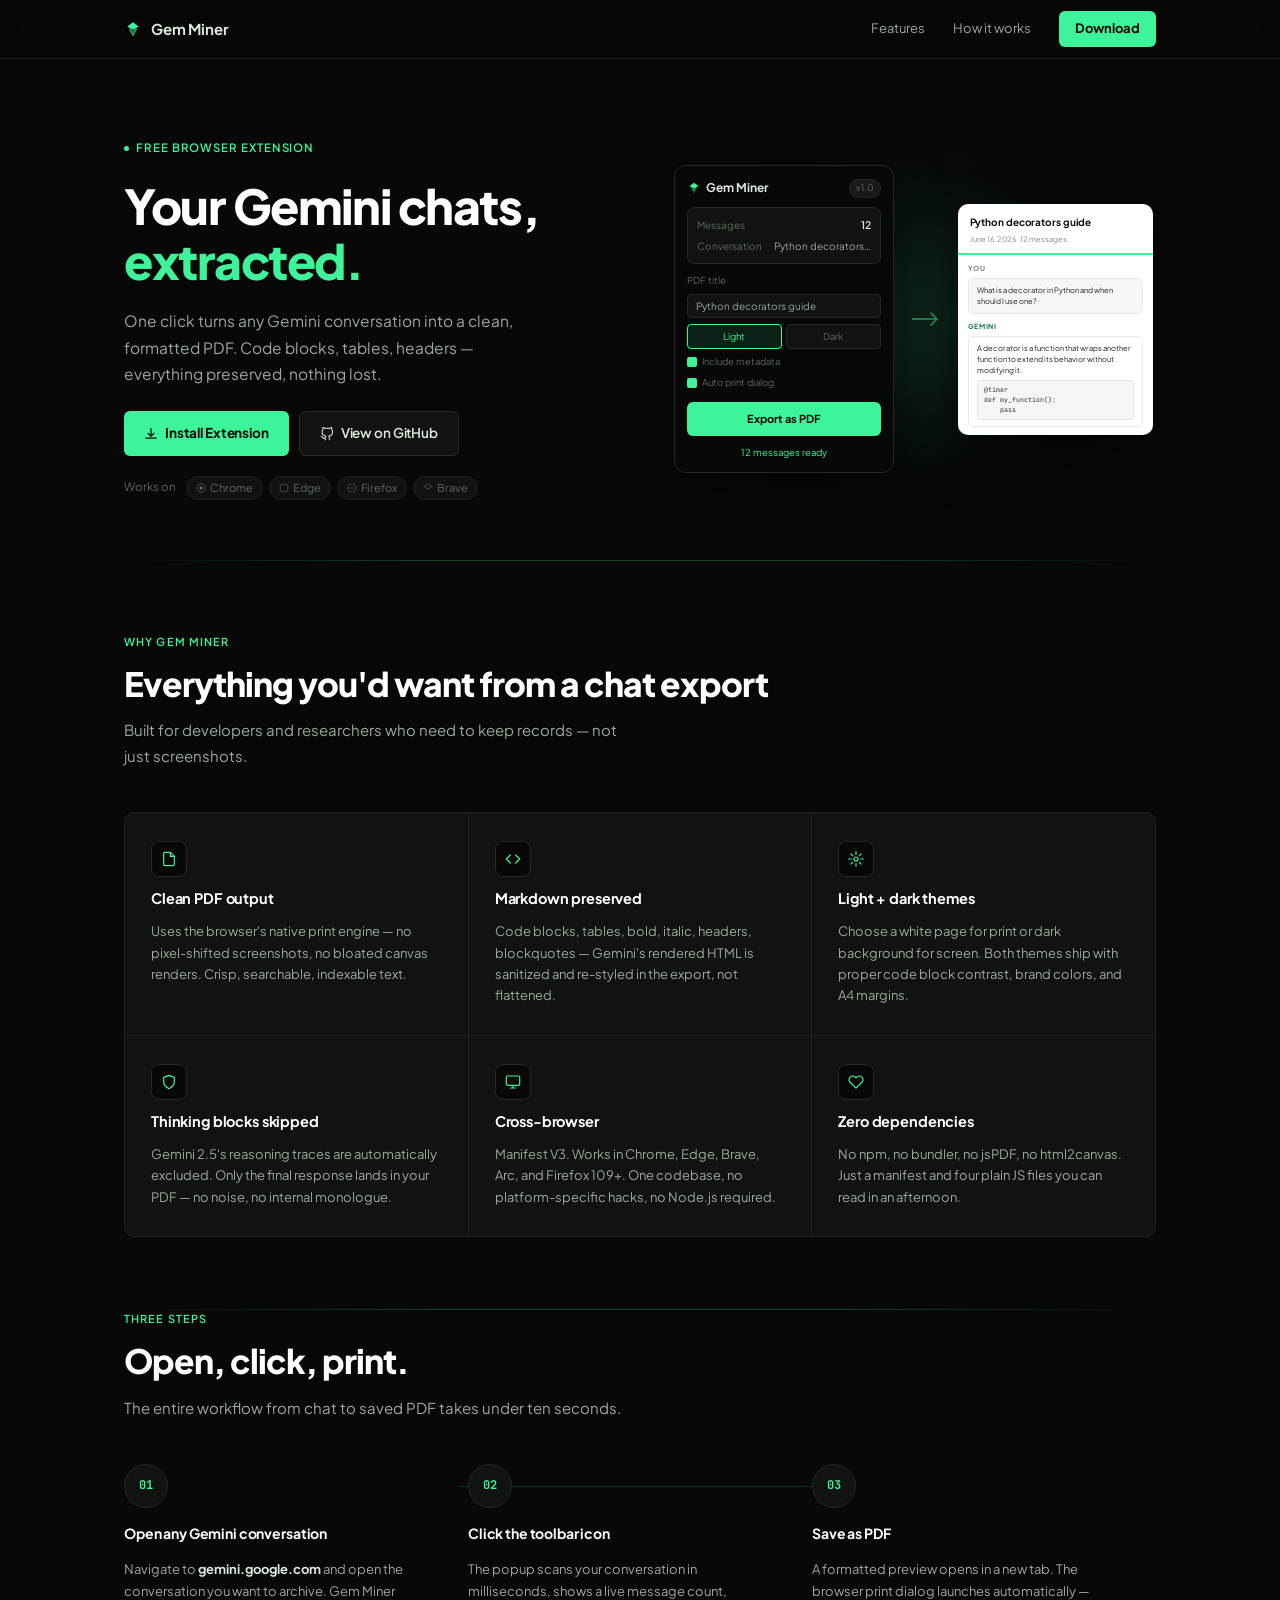
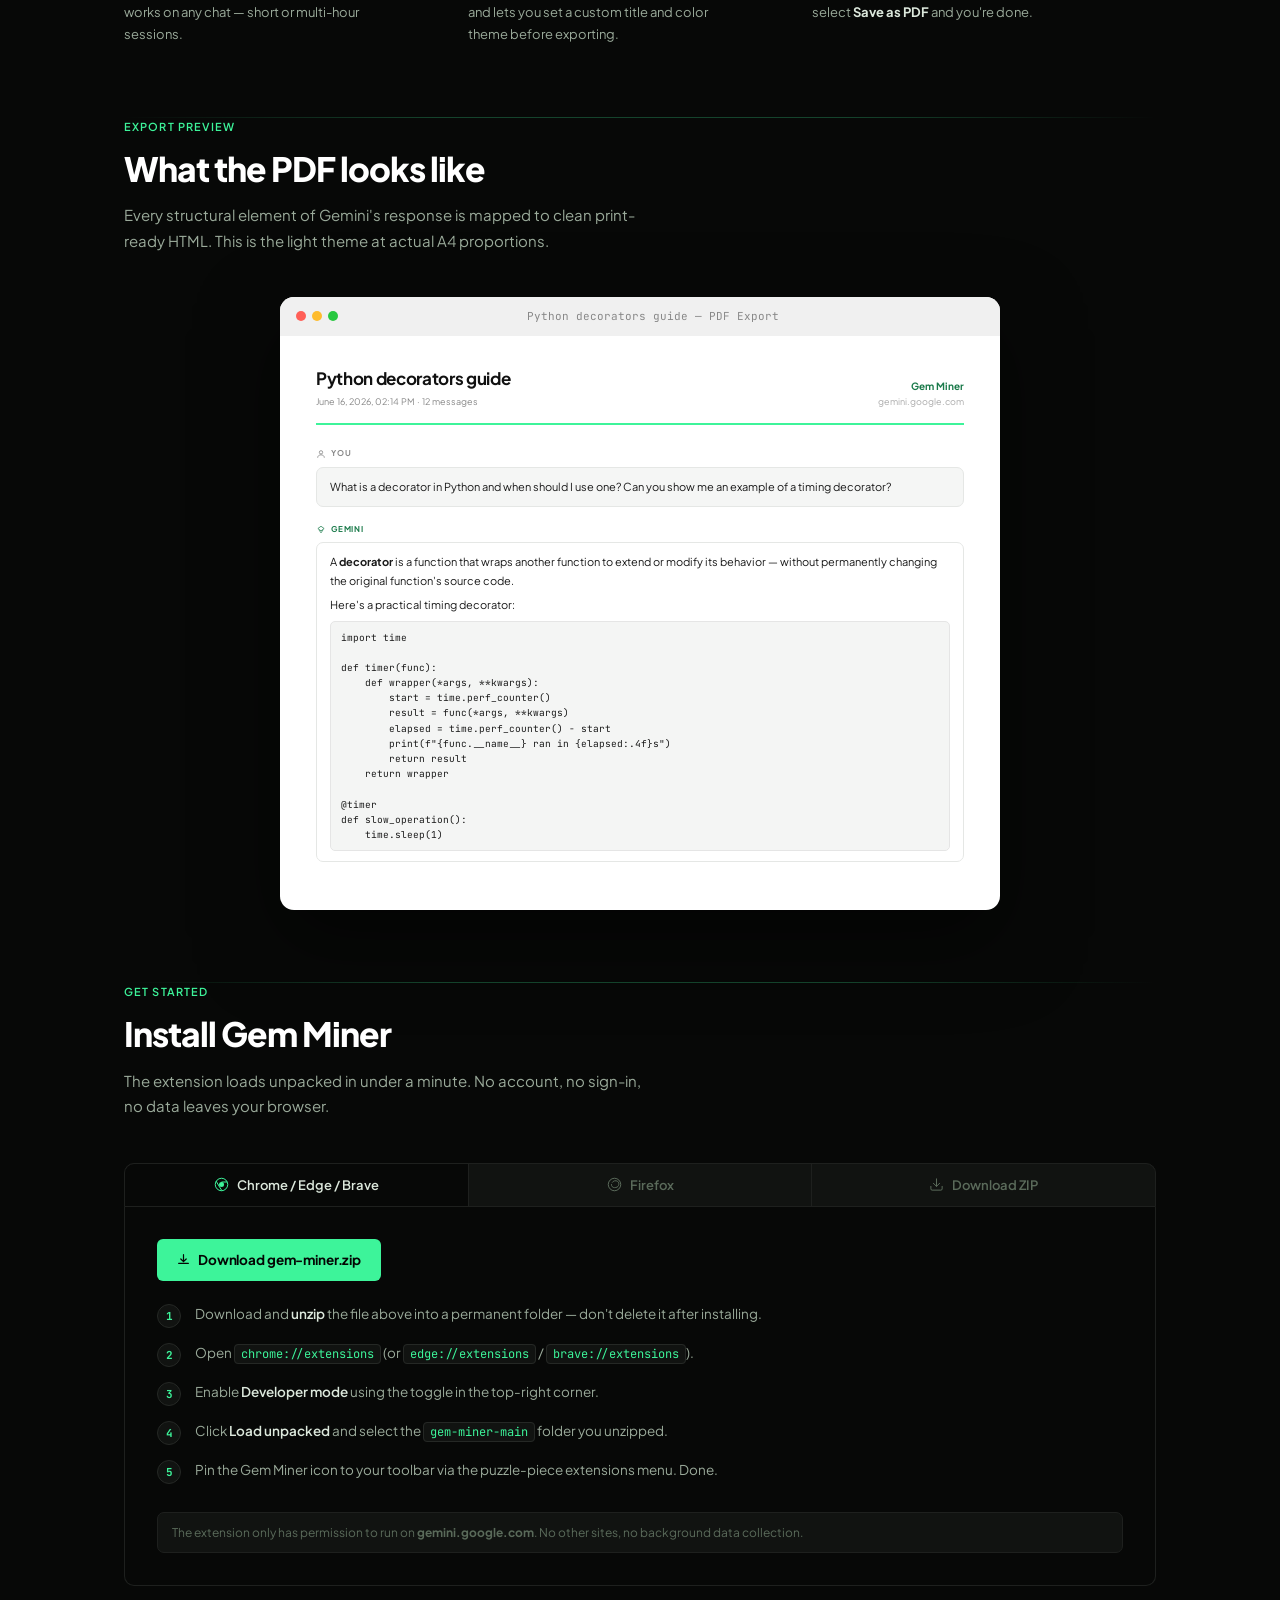
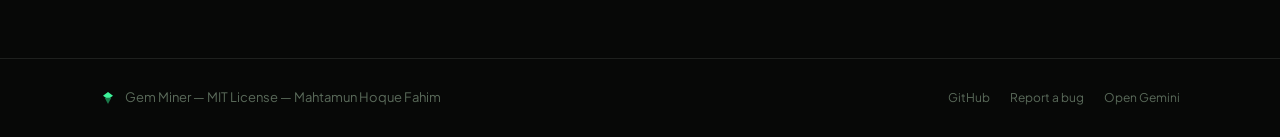
<file: docs/index.html>
<!DOCTYPE html>
<html lang="en">
<head>
<meta charset="UTF-8">
<meta name="viewport" content="width=device-width, initial-scale=1.0">
<title>Gem Miner &mdash; Export Gemini Chats as PDF</title>
<meta name="description" content="Export any Gemini AI conversation as a clean, formatted PDF with one click. Free browser extension for Chrome, Edge, and Firefox.">
<meta property="og:title"       content="Gem Miner &mdash; Export Gemini Chats as PDF">
<meta property="og:description" content="One click. Clean PDF. Every Gemini conversation, beautifully archived.">
<meta property="og:type"        content="website">
<link rel="preconnect" href="https://fonts.googleapis.com">
<link href="https://fonts.googleapis.com/css2?family=Plus+Jakarta+Sans:ital,wght@0,400;0,500;0,600;0,700;0,800;1,400&family=JetBrains+Mono:wght@400;500&display=swap" rel="stylesheet">

<style>
/* -- Tokens ------------------------------------------ */
:root {
  --bg:        #070807;
  --bg2:       #0c0e0c;
  --surface:   #111311;
  --surface2:  #181a18;
  --border:    #252825;
  --border2:   #1e201e;
  --mint:      #3DF49A;
  --mint-mid:  #1a9e5c;
  --mint-dark: #0f5c34;
  --mint-glow: rgba(61,244,154,.15);
  --text:      #dce8dc;
  --text-2:    #9aaa9a;
  --text-3:    #5a6a5a;
  --font:      'Plus Jakarta Sans', system-ui, sans-serif;
  --mono:      'JetBrains Mono', 'Courier New', monospace;
  --r:         10px;
  --r-sm:      6px;
}

/* -- Reset ------------------------------------------- */
*, *::before, *::after { box-sizing: border-box; margin: 0; padding: 0; }
html { scroll-behavior: smooth; }
body {
  background: var(--bg);
  color: var(--text);
  font-family: var(--font);
  font-size: 15px;
  line-height: 1.65;
  -webkit-font-smoothing: antialiased;
  overflow-x: hidden;
}
a { color: inherit; text-decoration: none; }
img { display: block; max-width: 100%; }

/* -- Nav --------------------------------------------- */
nav {
  position: sticky;
  top: 0;
  z-index: 100;
  border-bottom: 1px solid var(--border2);
  background: rgba(7,8,7,.85);
  backdrop-filter: blur(14px);
  -webkit-backdrop-filter: blur(14px);
}
.nav-inner {
  max-width: 1080px;
  margin: 0 auto;
  padding: 0 24px;
  height: 58px;
  display: flex;
  align-items: center;
  justify-content: space-between;
}
.nav-logo {
  display: flex;
  align-items: center;
  gap: 9px;
  font-weight: 700;
  font-size: 15px;
  letter-spacing: -.01em;
}
.nav-links {
  display: flex;
  align-items: center;
  gap: 28px;
}
.nav-links a {
  font-size: 13px;
  color: var(--text-2);
  transition: color .15s;
}
.nav-links a:hover { color: var(--text); }
.nav-cta {
  background: var(--mint) !important;
  color: #040604 !important;
  font-weight: 700;
  font-size: 13px !important;
  padding: 7px 16px;
  border-radius: var(--r-sm);
  transition: background .15s !important;
}
.nav-cta:hover { background: #5bfaad !important; }

/* -- Hero -------------------------------------------- */
#hero {
  max-width: 1080px;
  margin: 0 auto;
  padding: 80px 24px 60px;
  display: grid;
  grid-template-columns: 1fr 1fr;
  gap: 60px;
  align-items: center;
}
.hero-copy { display: flex; flex-direction: column; gap: 20px; }
.hero-eyebrow {
  display: inline-flex;
  align-items: center;
  gap: 7px;
  font-size: 11.5px;
  font-weight: 600;
  letter-spacing: .08em;
  text-transform: uppercase;
  color: var(--mint);
}
.hero-eyebrow-dot {
  width: 5px; height: 5px;
  background: var(--mint);
  border-radius: 50%;
  animation: pulse-dot 2s ease-in-out infinite;
}
@keyframes pulse-dot {
  0%,100%{ opacity:1; transform:scale(1); }
  50%    { opacity:.4; transform:scale(.7); }
}
.hero-h1 {
  font-size: clamp(2rem, 4vw, 3rem);
  font-weight: 800;
  line-height: 1.15;
  letter-spacing: -.03em;
  color: #fff;
}
.hero-h1 em {
  font-style: normal;
  color: var(--mint);
}
.hero-sub {
  font-size: 15.5px;
  color: var(--text-2);
  max-width: 420px;
  line-height: 1.7;
}
.hero-actions {
  display: flex;
  gap: 10px;
  flex-wrap: wrap;
  padding-top: 4px;
}
.btn-primary {
  display: inline-flex;
  align-items: center;
  gap: 7px;
  background: var(--mint);
  color: #040604;
  font-family: var(--font);
  font-weight: 700;
  font-size: 13.5px;
  padding: 10px 20px;
  border-radius: var(--r-sm);
  border: none;
  cursor: pointer;
  transition: background .15s, transform .1s;
  letter-spacing: -.01em;
}
.btn-primary:hover  { background: #5bfaad; }
.btn-primary:active { transform: scale(.97); }
.btn-secondary {
  display: inline-flex;
  align-items: center;
  gap: 7px;
  background: var(--surface);
  color: var(--text);
  font-family: var(--font);
  font-weight: 600;
  font-size: 13.5px;
  padding: 10px 20px;
  border-radius: var(--r-sm);
  border: 1px solid var(--border);
  cursor: pointer;
  transition: border-color .15s, background .15s;
  letter-spacing: -.01em;
}
.btn-secondary:hover { border-color: var(--text-2); background: var(--surface2); }
.hero-browsers {
  display: flex;
  align-items: center;
  gap: 10px;
  font-size: 11.5px;
  color: var(--text-3);
}
.browser-chips {
  display: flex;
  gap: 6px;
}
.chip {
  display: inline-flex;
  align-items: center;
  gap: 4px;
  font-size: 11px;
  color: var(--text-3);
  background: var(--surface);
  border: 1px solid var(--border2);
  border-radius: 20px;
  padding: 2px 9px;
}

/* -- Popup mockup ------------------------------------ */
.hero-visual {
  display: flex;
  align-items: center;
  justify-content: center;
  gap: 18px;
  position: relative;
}
.mock-glow {
  position: absolute;
  width: 200px;
  height: 200px;
  background: var(--mint-glow);
  filter: blur(60px);
  border-radius: 50%;
  pointer-events: none;
  z-index: 0;
}
/* Extension popup */
.mock-popup {
  width: 220px;
  background: var(--bg);
  border: 1px solid var(--border);
  border-radius: 12px;
  padding: 12px;
  display: flex;
  flex-direction: column;
  gap: 9px;
  position: relative;
  z-index: 1;
  box-shadow: 0 20px 50px rgba(0,0,0,.5);
}
.mp-header {
  display: flex;
  align-items: center;
  justify-content: space-between;
}
.mp-logo {
  display: flex;
  align-items: center;
  gap: 5px;
  font-size: 12px;
  font-weight: 700;
}
.mp-badge {
  font-size: 9px;
  color: var(--text-3);
  background: var(--surface2);
  border: 1px solid var(--border);
  padding: 1px 6px;
  border-radius: 20px;
}
.mp-card {
  background: var(--surface);
  border: 1px solid var(--border);
  border-radius: 7px;
  padding: 8px 9px;
  display: flex;
  flex-direction: column;
  gap: 5px;
}
.mp-row {
  display: flex;
  justify-content: space-between;
  align-items: center;
  gap: 4px;
}
.mp-label { font-size: 10px; color: var(--text-3); }
.mp-val   { font-size: 10.5px; font-weight: 600; color: var(--text); }
.mp-trunc { font-size: 10px; color: var(--text-2); max-width: 100px; overflow: hidden; text-overflow: ellipsis; white-space: nowrap; }
.mp-field-label { font-size: 9.5px; color: var(--text-3); margin-bottom: 3px; }
.mp-input {
  background: var(--surface);
  border: 1px solid var(--border);
  border-radius: 5px;
  padding: 5px 8px;
  font-size: 10px;
  color: var(--text-2);
  font-family: var(--font);
  width: 100%;
}
.mp-theme-row { display: flex; gap: 4px; margin-top: 6px; }
.mp-theme-btn {
  flex: 1;
  font-size: 9.5px;
  font-family: var(--font);
  padding: 4px 0;
  border-radius: 4px;
  cursor: default;
  border: 1px solid var(--border);
  background: var(--surface);
  color: var(--text-3);
  text-align: center;
}
.mp-theme-btn.active {
  border-color: var(--mint);
  background: rgba(61,244,154,.1);
  color: var(--mint);
}
.mp-check {
  display: flex;
  align-items: center;
  gap: 5px;
  font-size: 9.5px;
  color: var(--text-3);
  margin-top: 5px;
}
.mp-check-box {
  width: 10px; height: 10px;
  border-radius: 2px;
  background: var(--mint);
  flex-shrink: 0;
}
.mp-export {
  background: var(--mint);
  color: #040604;
  font-size: 11px;
  font-weight: 700;
  font-family: var(--font);
  text-align: center;
  padding: 8px;
  border-radius: 6px;
  margin-top: 2px;
}
.mp-status {
  font-size: 9.5px;
  color: var(--mint);
  text-align: center;
}

/* Arrow between popup and PDF */
.mock-arrow {
  display: flex;
  align-items: center;
  z-index: 1;
  color: var(--mint);
  opacity: .6;
}

/* PDF preview */
.mock-pdf {
  width: 195px;
  background: #fff;
  border-radius: 10px;
  overflow: hidden;
  box-shadow: 0 20px 50px rgba(0,0,0,.5);
  position: relative;
  z-index: 1;
}
.pdf-header {
  padding: 10px 12px 8px;
  border-bottom: 2.5px solid var(--mint);
}
.pdf-title { font-size: 10px; font-weight: 700; color: #111; letter-spacing: -.01em; }
.pdf-sub   { font-size: 7.5px; color: #888; margin-top: 2px; }
.pdf-msgs  { padding: 8px 10px; display: flex; flex-direction: column; gap: 7px; }
.pdf-role  { font-size: 7px; font-weight: 700; letter-spacing: .1em; text-transform: uppercase; margin-bottom: 3px; }
.pdf-role.user  { color: #777; }
.pdf-role.model { color: #1a7a4a; }
.pdf-bubble {
  border-radius: 5px;
  padding: 6px 8px;
  font-size: 7.5px;
  line-height: 1.5;
  color: #222;
  border: 1px solid #e8e8e8;
}
.pdf-bubble.user  { background: #f5f6f5; }
.pdf-bubble.model { background: #fff; }
.pdf-code {
  background: #f4f5f4;
  border-radius: 3px;
  padding: 4px 6px;
  font-family: var(--mono);
  font-size: 6.5px;
  color: #333;
  margin-top: 4px;
  border: 1px solid #e5e5e5;
}

/* -- Vein divider ----------------------------------- */
.vein {
  max-width: 1080px;
  margin: 0 auto 0;
  padding: 0 24px;
}
.vein-line {
  height: 1px;
  background: linear-gradient(90deg, transparent, var(--mint) 30%, var(--mint) 70%, transparent);
  opacity: .25;
}

/* -- Section shared --------------------------------- */
section {
  max-width: 1080px;
  margin: 0 auto;
  padding: 72px 24px;
}
.section-eyebrow {
  font-size: 11px;
  font-weight: 600;
  letter-spacing: .1em;
  text-transform: uppercase;
  color: var(--mint);
  margin-bottom: 12px;
}
.section-h2 {
  font-size: clamp(1.5rem, 3vw, 2.1rem);
  font-weight: 800;
  letter-spacing: -.03em;
  line-height: 1.2;
  color: #fff;
  margin-bottom: 14px;
}
.section-sub {
  font-size: 15px;
  color: var(--text-2);
  max-width: 520px;
  line-height: 1.7;
  margin-bottom: 44px;
}

/* -- Features --------------------------------------- */
.features-grid {
  display: grid;
  grid-template-columns: repeat(3, 1fr);
  gap: 1px;
  background: var(--border2);
  border: 1px solid var(--border2);
  border-radius: var(--r);
  overflow: hidden;
}
.feat {
  background: var(--surface);
  padding: 28px 26px;
  display: flex;
  flex-direction: column;
  gap: 10px;
  transition: background .2s;
}
.feat:hover { background: var(--surface2); }
.feat-icon {
  width: 36px;
  height: 36px;
  background: var(--bg);
  border: 1px solid var(--border);
  border-radius: 8px;
  display: flex;
  align-items: center;
  justify-content: center;
  color: var(--mint);
}
.feat-title {
  font-size: 14.5px;
  font-weight: 700;
  color: #fff;
  letter-spacing: -.01em;
}
.feat-desc { font-size: 13px; color: var(--text-2); line-height: 1.65; }

/* -- How it works ----------------------------------- */
#how { padding-top: 0; }
.steps {
  display: grid;
  grid-template-columns: repeat(3, 1fr);
  gap: 0;
  position: relative;
}
.steps::before {
  content: '';
  position: absolute;
  top: 22px;
  left: calc(33.33% - 10px);
  right: calc(33.33% - 10px);
  height: 1px;
  background: linear-gradient(90deg, var(--mint-dark), var(--mint-dark));
  opacity: .5;
}
.step { padding: 0 20px 0 0; display: flex; flex-direction: column; gap: 14px; }
.step:last-child { padding-right: 0; }
.step-num {
  width: 44px;
  height: 44px;
  border-radius: 50%;
  background: var(--surface);
  border: 1px solid var(--border);
  display: flex;
  align-items: center;
  justify-content: center;
  font-size: 12px;
  font-weight: 700;
  color: var(--mint);
  font-family: var(--mono);
  position: relative;
  z-index: 1;
}
.step-title { font-size: 14px; font-weight: 700; color: #fff; letter-spacing: -.01em; }
.step-desc  { font-size: 13px; color: var(--text-2); line-height: 1.65; max-width: 280px; }

/* -- PDF showcase ----------------------------------- */
#showcase { padding-top: 0; }
.showcase-window {
  background: #fff;
  border-radius: 14px;
  overflow: hidden;
  box-shadow: 0 30px 80px rgba(0,0,0,.5);
  max-width: 720px;
  margin: 0 auto;
}
.sw-bar {
  background: #f0f0f0;
  padding: 10px 16px;
  display: flex;
  align-items: center;
  gap: 6px;
}
.sw-dot {
  width: 10px;
  height: 10px;
  border-radius: 50%;
}
.sw-dot:nth-child(1) { background: #ff5f57; }
.sw-dot:nth-child(2) { background: #febc2e; }
.sw-dot:nth-child(3) { background: #28c840; }
.sw-title {
  flex: 1;
  text-align: center;
  font-size: 11px;
  color: #888;
  font-family: var(--mono);
  margin-right: 22px;
}
.sw-content {
  padding: 28px 36px 32px;
}
.sw-doc-header {
  display: flex;
  justify-content: space-between;
  align-items: flex-end;
  padding-bottom: 14px;
  border-bottom: 2.5px solid #3DF49A;
  margin-bottom: 22px;
}
.sw-doc-title { font-size: 17px; font-weight: 700; color: #111; letter-spacing: -.02em; }
.sw-doc-sub   { font-size: 9px; color: #888; margin-top: 3px; }
.sw-brand     { font-size: 9px; color: #aaa; text-align: right; }
.sw-brand strong { color: #1a7a4a; display: block; font-size: 10px; }
.sw-msg { margin-bottom: 16px; }
.sw-role {
  font-size: 8px;
  font-weight: 700;
  letter-spacing: .1em;
  text-transform: uppercase;
  margin-bottom: 6px;
  display: flex;
  align-items: center;
  gap: 5px;
}
.sw-role.user  { color: #888; }
.sw-role.model { color: #1a7a4a; }
.sw-bubble {
  border-radius: 7px;
  padding: 10px 13px;
  font-size: 11px;
  line-height: 1.7;
  color: #1a1a1a;
  border: 1px solid #e5e7e5;
}
.sw-bubble.user  { background: #f5f6f5; }
.sw-bubble.model { background: #fff; }
.sw-bubble p { margin-bottom: 5px; }
.sw-bubble p:last-child { margin-bottom: 0; }
.sw-bubble strong { font-weight: 700; }
.sw-codeblock {
  background: #f4f5f4;
  border-radius: 5px;
  padding: 8px 10px;
  font-family: var(--mono);
  font-size: 9.5px;
  color: #1a1a1a;
  margin-top: 6px;
  border: 1px solid #e5e5e5;
  line-height: 1.6;
}

/* -- Install section -------------------------------- */
#install {
  padding-top: 0;
}
.install-tabs {
  display: flex;
  gap: 1px;
  background: var(--border2);
  border: 1px solid var(--border2);
  border-radius: 10px 10px 0 0;
  overflow: hidden;
}
.tab-btn {
  flex: 1;
  display: flex;
  align-items: center;
  justify-content: center;
  gap: 8px;
  padding: 13px 16px;
  background: var(--surface);
  font-family: var(--font);
  font-size: 13px;
  font-weight: 600;
  color: var(--text-3);
  border: none;
  cursor: pointer;
  transition: background .15s, color .15s;
}
.tab-btn:hover { background: var(--surface2); color: var(--text-2); }
.tab-btn.active {
  background: var(--bg);
  color: var(--text);
}
.tab-btn.active svg { color: var(--mint); }
.install-body {
  background: var(--bg);
  border: 1px solid var(--border2);
  border-top: none;
  border-radius: 0 0 10px 10px;
  padding: 32px;
}
.tab-panel { display: none; }
.tab-panel.active { display: block; }
.install-steps {
  display: flex;
  flex-direction: column;
  gap: 14px;
  margin-bottom: 28px;
}
.is-step {
  display: flex;
  gap: 14px;
  align-items: flex-start;
}
.is-num {
  width: 24px;
  height: 24px;
  border-radius: 50%;
  border: 1px solid var(--border);
  background: var(--surface);
  font-size: 11px;
  font-weight: 700;
  color: var(--mint);
  display: flex;
  align-items: center;
  justify-content: center;
  flex-shrink: 0;
  font-family: var(--mono);
  margin-top: 1px;
}
.is-text { font-size: 13.5px; color: var(--text-2); line-height: 1.65; }
.is-text strong { color: var(--text); font-weight: 600; }
.is-text code {
  font-family: var(--mono);
  font-size: 12px;
  background: var(--surface);
  border: 1px solid var(--border);
  padding: 1px 6px;
  border-radius: 4px;
  color: var(--mint);
}
.install-note {
  font-size: 12px;
  color: var(--text-3);
  background: var(--surface);
  border: 1px solid var(--border2);
  border-radius: 7px;
  padding: 10px 14px;
  line-height: 1.6;
}
.install-note a {
  color: var(--mint);
  text-decoration: underline;
}
.dl-btn {
  display: inline-flex;
  align-items: center;
  gap: 8px;
  margin-bottom: 22px;
}

/* -- Footer ----------------------------------------- */
footer {
  border-top: 1px solid var(--border2);
  padding: 28px 24px;
}
.footer-inner {
  max-width: 1080px;
  margin: 0 auto;
  display: flex;
  align-items: center;
  justify-content: space-between;
  gap: 16px;
  flex-wrap: wrap;
}
.footer-left {
  display: flex;
  align-items: center;
  gap: 9px;
  font-size: 13px;
  color: var(--text-3);
}
.footer-links {
  display: flex;
  gap: 20px;
}
.footer-links a {
  font-size: 12px;
  color: var(--text-3);
  transition: color .15s;
}
.footer-links a:hover { color: var(--text-2); }

/* -- Scroll reveal ---------------------------------- */
.reveal {
  opacity: 0;
  transform: translateY(22px);
  transition: opacity .55s ease, transform .55s ease;
}
.reveal.visible {
  opacity: 1;
  transform: translateY(0);
}

/* -- Responsive ------------------------------------- */
@media (max-width: 860px) {
  #hero {
    grid-template-columns: 1fr;
    padding: 52px 20px 40px;
    gap: 40px;
  }
  .hero-visual { justify-content: flex-start; }
  .features-grid { grid-template-columns: 1fr; }
  .steps { grid-template-columns: 1fr; gap: 32px; }
  .steps::before { display: none; }
  .install-tabs { flex-direction: column; border-radius: 10px 10px 0 0; }
  .nav-links { gap: 14px; }
  .sw-content { padding: 18px 20px 22px; }
}
@media (max-width: 560px) {
  .nav-links a:not(.nav-cta) { display: none; }
  .hero-actions { flex-direction: column; }
  .btn-primary, .btn-secondary { justify-content: center; }
  .mock-pdf { display: none; }
  .mock-arrow { display: none; }
}
@media (prefers-reduced-motion: reduce) {
  .reveal, .hero-eyebrow-dot { transition: none; animation: none; }
}
</style>
</head>
<body>

<!-- == Nav ========================================== -->
<nav>
  <div class="nav-inner">
    <a href="#" class="nav-logo">
      <svg width="18" height="18" viewBox="0 0 24 24" fill="none">
        <path d="M12 3L4.5 8.5L12 14L19.5 8.5L12 3Z" fill="#3DF49A"/>
        <path d="M7 11.5L12 21L17 11.5" fill="#1a7a4a"/>
        <path d="M7 11.5L12 21L17 11.5" stroke="#3DF49A" stroke-width=".8" stroke-linejoin="round"/>
      </svg>
      Gem Miner
    </a>
    <div class="nav-links">
      <a href="#features">Features</a>
      <a href="#how">How it works</a>
      <a href="#install" class="nav-cta">Download</a>
    </div>
  </div>
</nav>

<!-- == Hero ========================================= -->
<section id="hero">
  <div class="hero-copy">
    <div class="hero-eyebrow">
      <span class="hero-eyebrow-dot"></span>
      Free browser extension
    </div>
    <h1 class="hero-h1">Your Gemini chats,<br><em>extracted.</em></h1>
    <p class="hero-sub">
      One click turns any Gemini conversation into a clean, formatted PDF. Code blocks, tables, headers &mdash; everything preserved, nothing lost.
    </p>
    <div class="hero-actions">
      <a href="#install" class="btn-primary">
        <svg width="14" height="14" viewBox="0 0 24 24" fill="none">
          <path d="M12 3v13M12 16l-5-5M12 16l5-5" stroke="currentColor" stroke-width="2.2" stroke-linecap="round" stroke-linejoin="round"/>
          <path d="M3 19h18" stroke="currentColor" stroke-width="2.2" stroke-linecap="round"/>
        </svg>
        Install Extension
      </a>
      <a href="https://github.com/mahtamun-hoque-fahim/gem-miner" target="_blank" rel="noopener" class="btn-secondary">
        <svg width="14" height="14" viewBox="0 0 24 24" fill="none">
          <path d="M9 19c-5 1.5-5-2.5-7-3m14 6v-3.87a3.37 3.37 0 00-.94-2.61c3.14-.35 6.44-1.54 6.44-7A5.44 5.44 0 0020 4.77 5.07 5.07 0 0019.91 1S18.73.65 16 2.48a13.38 13.38 0 00-7 0C6.27.65 5.09 1 5.09 1A5.07 5.07 0 005 4.77a5.44 5.44 0 00-1.5 3.78c0 5.42 3.3 6.61 6.44 7A3.37 3.37 0 009 18.13V22" stroke="currentColor" stroke-width="1.8" stroke-linecap="round" stroke-linejoin="round"/>
        </svg>
        View on GitHub
      </a>
    </div>
    <div class="hero-browsers">
      Works on
      <div class="browser-chips">
        <span class="chip">
          <svg width="10" height="10" viewBox="0 0 24 24" fill="none"><circle cx="12" cy="12" r="10" stroke="currentColor" stroke-width="1.5"/><circle cx="12" cy="12" r="4" fill="currentColor"/></svg>
          Chrome
        </span>
        <span class="chip">
          <svg width="10" height="10" viewBox="0 0 24 24" fill="none"><rect x="3" y="3" width="18" height="18" rx="3" stroke="currentColor" stroke-width="1.5"/></svg>
          Edge
        </span>
        <span class="chip">
          <svg width="10" height="10" viewBox="0 0 24 24" fill="none"><circle cx="12" cy="12" r="10" stroke="currentColor" stroke-width="1.5"/><path d="M8 12h8" stroke="currentColor" stroke-width="1.5" stroke-linecap="round"/></svg>
          Firefox
        </span>
        <span class="chip">
          <svg width="10" height="10" viewBox="0 0 24 24" fill="none"><path d="M12 2L2 8l10 6 10-6-10-6z" stroke="currentColor" stroke-width="1.5" stroke-linejoin="round"/></svg>
          Brave
        </span>
      </div>
    </div>
  </div>

  <!-- Visual: Popup + PDF mockup -->
  <div class="hero-visual">
    <div class="mock-glow"></div>

    <!-- Popup -->
    <div class="mock-popup">
      <div class="mp-header">
        <div class="mp-logo">
          <svg width="14" height="14" viewBox="0 0 24 24" fill="none">
            <path d="M12 3L4.5 8.5L12 14L19.5 8.5L12 3Z" fill="#3DF49A"/>
            <path d="M7 11.5L12 21L17 11.5" fill="#1a7a4a"/>
          </svg>
          Gem Miner
        </div>
        <span class="mp-badge">v1.0</span>
      </div>
      <div class="mp-card">
        <div class="mp-row">
          <span class="mp-label">Messages</span>
          <span class="mp-val">12</span>
        </div>
        <div class="mp-row">
          <span class="mp-label">Conversation</span>
          <span class="mp-trunc">Python decorators&hellip;</span>
        </div>
      </div>
      <div>
        <div class="mp-field-label">PDF title</div>
        <input class="mp-input" value="Python decorators guide" readonly>
        <div class="mp-theme-row">
          <div class="mp-theme-btn active">Light</div>
          <div class="mp-theme-btn">Dark</div>
        </div>
        <div class="mp-check">
          <div class="mp-check-box"></div>
          Include metadata
        </div>
        <div class="mp-check">
          <div class="mp-check-box"></div>
          Auto print dialog
        </div>
      </div>
      <div class="mp-export">Export as PDF</div>
      <div class="mp-status">12 messages ready</div>
    </div>

    <!-- Arrow -->
    <div class="mock-arrow">
      <svg width="28" height="16" viewBox="0 0 28 16" fill="none">
        <path d="M0 8h24M19 2l6 6-6 6" stroke="currentColor" stroke-width="1.5" stroke-linecap="round" stroke-linejoin="round"/>
      </svg>
    </div>

    <!-- PDF preview -->
    <div class="mock-pdf">
      <div class="pdf-header">
        <div class="pdf-title">Python decorators guide</div>
        <div class="pdf-sub">June 16, 2026 &middot; 12 messages</div>
      </div>
      <div class="pdf-msgs">
        <div>
          <div class="pdf-role user">You</div>
          <div class="pdf-bubble user">What is a decorator in Python and when should I use one?</div>
        </div>
        <div>
          <div class="pdf-role model">Gemini</div>
          <div class="pdf-bubble model">
            A decorator is a function that wraps another function to extend its behavior without modifying it.
            <div class="pdf-code">@timer<br>def my_function():<br>&nbsp;&nbsp;&nbsp;&nbsp;pass</div>
          </div>
        </div>
      </div>
    </div>
  </div>
</section>

<div class="vein"><div class="vein-line"></div></div>

<!-- == Features ====================================== -->
<section id="features" class="reveal">
  <div class="section-eyebrow">Why Gem Miner</div>
  <h2 class="section-h2">Everything you'd want from a chat export</h2>
  <p class="section-sub">Built for developers and researchers who need to keep records &mdash; not just screenshots.</p>

  <div class="features-grid">
    <div class="feat">
      <div class="feat-icon">
        <svg width="16" height="16" viewBox="0 0 24 24" fill="none">
          <path d="M14 2H6a2 2 0 00-2 2v16a2 2 0 002 2h12a2 2 0 002-2V8z" stroke="currentColor" stroke-width="1.8" stroke-linejoin="round"/>
          <polyline points="14 2 14 8 20 8" stroke="currentColor" stroke-width="1.8" stroke-linejoin="round"/>
        </svg>
      </div>
      <div class="feat-title">Clean PDF output</div>
      <div class="feat-desc">Uses the browser's native print engine &mdash; no pixel-shifted screenshots, no bloated canvas renders. Crisp, searchable, indexable text.</div>
    </div>
    <div class="feat">
      <div class="feat-icon">
        <svg width="16" height="16" viewBox="0 0 24 24" fill="none">
          <polyline points="16 18 22 12 16 6" stroke="currentColor" stroke-width="1.8" stroke-linecap="round" stroke-linejoin="round"/>
          <polyline points="8 6 2 12 8 18"   stroke="currentColor" stroke-width="1.8" stroke-linecap="round" stroke-linejoin="round"/>
        </svg>
      </div>
      <div class="feat-title">Markdown preserved</div>
      <div class="feat-desc">Code blocks, tables, bold, italic, headers, blockquotes &mdash; Gemini's rendered HTML is sanitized and re-styled in the export, not flattened.</div>
    </div>
    <div class="feat">
      <div class="feat-icon">
        <svg width="16" height="16" viewBox="0 0 24 24" fill="none">
          <circle cx="12" cy="12" r="3" stroke="currentColor" stroke-width="1.8"/>
          <path d="M12 1v4M12 19v4M4.22 4.22l2.83 2.83M16.95 16.95l2.83 2.83M1 12h4M19 12h4M4.22 19.78l2.83-2.83M16.95 7.05l2.83-2.83" stroke="currentColor" stroke-width="1.8" stroke-linecap="round"/>
        </svg>
      </div>
      <div class="feat-title">Light + dark themes</div>
      <div class="feat-desc">Choose a white page for print or dark background for screen. Both themes ship with proper code block contrast, brand colors, and A4 margins.</div>
    </div>
    <div class="feat">
      <div class="feat-icon">
        <svg width="16" height="16" viewBox="0 0 24 24" fill="none">
          <path d="M12 22s8-4 8-10V5l-8-3-8 3v7c0 6 8 10 8 10z" stroke="currentColor" stroke-width="1.8" stroke-linejoin="round"/>
        </svg>
      </div>
      <div class="feat-title">Thinking blocks skipped</div>
      <div class="feat-desc">Gemini 2.5's reasoning traces are automatically excluded. Only the final response lands in your PDF &mdash; no noise, no internal monologue.</div>
    </div>
    <div class="feat">
      <div class="feat-icon">
        <svg width="16" height="16" viewBox="0 0 24 24" fill="none">
          <rect x="2" y="3" width="20" height="14" rx="2" stroke="currentColor" stroke-width="1.8"/>
          <path d="M8 21h8M12 17v4" stroke="currentColor" stroke-width="1.8" stroke-linecap="round"/>
        </svg>
      </div>
      <div class="feat-title">Cross-browser</div>
      <div class="feat-desc">Manifest V3. Works in Chrome, Edge, Brave, Arc, and Firefox 109+. One codebase, no platform-specific hacks, no Node.js required.</div>
    </div>
    <div class="feat">
      <div class="feat-icon">
        <svg width="16" height="16" viewBox="0 0 24 24" fill="none">
          <path d="M20.84 4.61a5.5 5.5 0 00-7.78 0L12 5.67l-1.06-1.06a5.5 5.5 0 00-7.78 7.78l1.06 1.06L12 21.23l7.78-7.78 1.06-1.06a5.5 5.5 0 000-7.78z" stroke="currentColor" stroke-width="1.8" stroke-linejoin="round"/>
        </svg>
      </div>
      <div class="feat-title">Zero dependencies</div>
      <div class="feat-desc">No npm, no bundler, no jsPDF, no html2canvas. Just a manifest and four plain JS files you can read in an afternoon.</div>
    </div>
  </div>
</section>

<div class="vein"><div class="vein-line"></div></div>

<!-- == How it works ================================== -->
<section id="how" class="reveal">
  <div class="section-eyebrow">Three steps</div>
  <h2 class="section-h2">Open, click, print.</h2>
  <p class="section-sub">The entire workflow from chat to saved PDF takes under ten seconds.</p>

  <div class="steps">
    <div class="step">
      <div class="step-num">01</div>
      <div class="step-title">Open any Gemini conversation</div>
      <div class="step-desc">Navigate to <strong style="color:var(--text)">gemini.google.com</strong> and open the conversation you want to archive. Gem Miner works on any chat &mdash; short or multi-hour sessions.</div>
    </div>
    <div class="step">
      <div class="step-num">02</div>
      <div class="step-title">Click the toolbar icon</div>
      <div class="step-desc">The popup scans your conversation in milliseconds, shows a live message count, and lets you set a custom title and color theme before exporting.</div>
    </div>
    <div class="step">
      <div class="step-num">03</div>
      <div class="step-title">Save as PDF</div>
      <div class="step-desc">A formatted preview opens in a new tab. The browser print dialog launches automatically &mdash; select <strong style="color:var(--text)">Save as PDF</strong> and you're done.</div>
    </div>
  </div>
</section>

<div class="vein"><div class="vein-line"></div></div>

<!-- == PDF showcase =================================== -->
<section id="showcase" class="reveal">
  <div class="section-eyebrow">Export preview</div>
  <h2 class="section-h2">What the PDF looks like</h2>
  <p class="section-sub">Every structural element of Gemini's response is mapped to clean print-ready HTML. This is the light theme at actual A4 proportions.</p>

  <div class="showcase-window">
    <div class="sw-bar">
      <div class="sw-dot"></div>
      <div class="sw-dot"></div>
      <div class="sw-dot"></div>
      <div class="sw-title">Python decorators guide &mdash; PDF Export</div>
    </div>
    <div class="sw-content">
      <div class="sw-doc-header">
        <div>
          <div class="sw-doc-title">Python decorators guide</div>
          <div class="sw-doc-sub">June 16, 2026, 02:14 PM &middot; 12 messages</div>
        </div>
        <div class="sw-brand">
          <strong>Gem Miner</strong>
          gemini.google.com
        </div>
      </div>

      <div class="sw-msg">
        <div class="sw-role user">
          <svg width="10" height="10" viewBox="0 0 24 24" fill="none"><circle cx="12" cy="8" r="4" stroke="currentColor" stroke-width="2"/><path d="M4 20c0-3.3 3.6-6 8-6s8 2.7 8 6" stroke="currentColor" stroke-width="2" stroke-linecap="round"/></svg>
          You
        </div>
        <div class="sw-bubble user">
          <p>What is a decorator in Python and when should I use one? Can you show me an example of a timing decorator?</p>
        </div>
      </div>

      <div class="sw-msg">
        <div class="sw-role model">
          <svg width="10" height="10" viewBox="0 0 24 24" fill="none"><path d="M12 3L4.5 8.5L12 14L19.5 8.5L12 3Z" stroke="#1a7a4a" stroke-width="1.8" stroke-linejoin="round"/><path d="M7 11.5L12 19L17 11.5" stroke="#1a7a4a" stroke-width="1.6" stroke-linejoin="round"/></svg>
          Gemini
        </div>
        <div class="sw-bubble model">
          <p>A <strong>decorator</strong> is a function that wraps another function to extend or modify its behavior &mdash; without permanently changing the original function's source code.</p>
          <p>Here's a practical timing decorator:</p>
          <div class="sw-codeblock">import time<br><br>def timer(func):<br>&nbsp;&nbsp;&nbsp;&nbsp;def wrapper(*args, **kwargs):<br>&nbsp;&nbsp;&nbsp;&nbsp;&nbsp;&nbsp;&nbsp;&nbsp;start = time.perf_counter()<br>&nbsp;&nbsp;&nbsp;&nbsp;&nbsp;&nbsp;&nbsp;&nbsp;result = func(*args, **kwargs)<br>&nbsp;&nbsp;&nbsp;&nbsp;&nbsp;&nbsp;&nbsp;&nbsp;elapsed = time.perf_counter() - start<br>&nbsp;&nbsp;&nbsp;&nbsp;&nbsp;&nbsp;&nbsp;&nbsp;print(f"{func.__name__} ran in {elapsed:.4f}s")<br>&nbsp;&nbsp;&nbsp;&nbsp;&nbsp;&nbsp;&nbsp;&nbsp;return result<br>&nbsp;&nbsp;&nbsp;&nbsp;return wrapper<br><br>@timer<br>def slow_operation():<br>&nbsp;&nbsp;&nbsp;&nbsp;time.sleep(1)</div>
        </div>
      </div>
    </div>
  </div>
</section>

<div class="vein"><div class="vein-line"></div></div>

<!-- == Install ======================================== -->
<section id="install" class="reveal">
  <div class="section-eyebrow">Get started</div>
  <h2 class="section-h2">Install Gem Miner</h2>
  <p class="section-sub">The extension loads unpacked in under a minute. No account, no sign-in, no data leaves your browser.</p>

  <div class="install-tabs" role="tablist">
    <button class="tab-btn active" data-tab="chrome" role="tab" aria-selected="true">
      <svg width="15" height="15" viewBox="0 0 24 24" fill="none"><circle cx="12" cy="12" r="10" stroke="currentColor" stroke-width="1.6"/><circle cx="12" cy="12" r="4" fill="currentColor"/><path d="M12 8h9.27M8 14.5L3.4 6.5M8 14.5L12.73 22" stroke="currentColor" stroke-width="1.6"/></svg>
      Chrome / Edge / Brave
    </button>
    <button class="tab-btn" data-tab="firefox" role="tab" aria-selected="false">
      <svg width="15" height="15" viewBox="0 0 24 24" fill="none"><circle cx="12" cy="12" r="10" stroke="currentColor" stroke-width="1.6"/><path d="M8.5 8.5C10 6 14 5 17 7c2 1.5 2.5 4 1.5 6.5S15 17 12 17s-5-2-5-5" stroke="currentColor" stroke-width="1.6" stroke-linecap="round"/></svg>
      Firefox
    </button>
    <button class="tab-btn" data-tab="manual" role="tab" aria-selected="false">
      <svg width="15" height="15" viewBox="0 0 24 24" fill="none"><path d="M21 15v4a2 2 0 01-2 2H5a2 2 0 01-2-2v-4" stroke="currentColor" stroke-width="1.6" stroke-linecap="round" stroke-linejoin="round"/><polyline points="7 10 12 15 17 10" stroke="currentColor" stroke-width="1.6" stroke-linecap="round" stroke-linejoin="round"/><line x1="12" y1="15" x2="12" y2="3" stroke="currentColor" stroke-width="1.6" stroke-linecap="round"/></svg>
      Download ZIP
    </button>
  </div>

  <div class="install-body">

    <!-- Chrome panel -->
    <div class="tab-panel active" id="tab-chrome">
      <a href="https://github.com/mahtamun-hoque-fahim/gem-miner/archive/refs/heads/main.zip"
         class="btn-primary dl-btn" download>
        <svg width="13" height="13" viewBox="0 0 24 24" fill="none"><path d="M12 3v13M12 16l-5-5M12 16l5-5" stroke="currentColor" stroke-width="2.2" stroke-linecap="round" stroke-linejoin="round"/><path d="M3 19h18" stroke="currentColor" stroke-width="2.2" stroke-linecap="round"/></svg>
        Download gem-miner.zip
      </a>
      <div class="install-steps">
        <div class="is-step">
          <div class="is-num">1</div>
          <div class="is-text">Download and <strong>unzip</strong> the file above into a permanent folder &mdash; don't delete it after installing.</div>
        </div>
        <div class="is-step">
          <div class="is-num">2</div>
          <div class="is-text">Open <code>chrome://extensions</code> (or <code>edge://extensions</code> / <code>brave://extensions</code>).</div>
        </div>
        <div class="is-step">
          <div class="is-num">3</div>
          <div class="is-text">Enable <strong>Developer mode</strong> using the toggle in the top-right corner.</div>
        </div>
        <div class="is-step">
          <div class="is-num">4</div>
          <div class="is-text">Click <strong>Load unpacked</strong> and select the <code>gem-miner-main</code> folder you unzipped.</div>
        </div>
        <div class="is-step">
          <div class="is-num">5</div>
          <div class="is-text">Pin the Gem Miner icon to your toolbar via the puzzle-piece extensions menu. Done.</div>
        </div>
      </div>
      <div class="install-note">
        The extension only has permission to run on <strong>gemini.google.com</strong>. No other sites, no background data collection.
      </div>
    </div>

    <!-- Firefox panel -->
    <div class="tab-panel" id="tab-firefox">
      <a href="https://github.com/mahtamun-hoque-fahim/gem-miner/archive/refs/heads/main.zip"
         class="btn-primary dl-btn" download>
        <svg width="13" height="13" viewBox="0 0 24 24" fill="none"><path d="M12 3v13M12 16l-5-5M12 16l5-5" stroke="currentColor" stroke-width="2.2" stroke-linecap="round" stroke-linejoin="round"/><path d="M3 19h18" stroke="currentColor" stroke-width="2.2" stroke-linecap="round"/></svg>
        Download gem-miner.zip
      </a>
      <div class="install-steps">
        <div class="is-step">
          <div class="is-num">1</div>
          <div class="is-text">Download and <strong>unzip</strong> the file above.</div>
        </div>
        <div class="is-step">
          <div class="is-num">2</div>
          <div class="is-text">Open <code>about:debugging</code> in Firefox.</div>
        </div>
        <div class="is-step">
          <div class="is-num">3</div>
          <div class="is-text">Click <strong>This Firefox</strong> in the left panel, then <strong>Load Temporary Add-on&hellip;</strong></div>
        </div>
        <div class="is-step">
          <div class="is-num">4</div>
          <div class="is-text">Navigate into the <code>gem-miner-main</code> folder and select the <code>manifest.json</code> file.</div>
        </div>
      </div>
      <div class="install-note">
        Temporary add-ons in Firefox are removed when you restart the browser. For a persistent install, the extension must be <a href="https://extensionworkshop.com/documentation/publish/" target="_blank" rel="noopener">signed via Mozilla Add-on Hub</a>. A signed release is planned for v1.1.
      </div>
    </div>

    <!-- Manual / ZIP panel -->
    <div class="tab-panel" id="tab-manual">
      <div class="install-steps">
        <div class="is-step">
          <div class="is-num">1</div>
          <div class="is-text">Clone the repository: <code>git clone https://github.com/mahtamun-hoque-fahim/gem-miner.git</code></div>
        </div>
        <div class="is-step">
          <div class="is-num">2</div>
          <div class="is-text">Or download the <a href="https://github.com/mahtamun-hoque-fahim/gem-miner/archive/refs/heads/main.zip" style="color:var(--mint);text-decoration:underline">main.zip</a> from GitHub and unzip it.</div>
        </div>
        <div class="is-step">
          <div class="is-num">3</div>
          <div class="is-text">Load the folder as an unpacked extension in your browser (see Chrome or Firefox instructions in the other tabs).</div>
        </div>
        <div class="is-step">
          <div class="is-num">4</div>
          <div class="is-text">To regenerate the icons, run <code>python icons/gen.py</code> &mdash; requires <strong>Pillow</strong> (<code>pip install Pillow</code>).</div>
        </div>
      </div>
      <div class="install-note">
        Source is MIT licensed. PRs welcome at <a href="https://github.com/mahtamun-hoque-fahim/gem-miner" target="_blank" rel="noopener">github.com/mahtamun-hoque-fahim/gem-miner</a>.
      </div>
    </div>

  </div>
</section>

<!-- == Footer ======================================== -->
<footer>
  <div class="footer-inner">
    <div class="footer-left">
      <svg width="16" height="16" viewBox="0 0 24 24" fill="none">
        <path d="M12 3L4.5 8.5L12 14L19.5 8.5L12 3Z" fill="#3DF49A"/>
        <path d="M7 11.5L12 21L17 11.5" fill="#1a7a4a"/>
      </svg>
      Gem Miner &mdash; MIT License &mdash; Mahtamun Hoque Fahim
    </div>
    <div class="footer-links">
      <a href="https://github.com/mahtamun-hoque-fahim/gem-miner" target="_blank" rel="noopener">GitHub</a>
      <a href="https://github.com/mahtamun-hoque-fahim/gem-miner/issues" target="_blank" rel="noopener">Report a bug</a>
      <a href="https://gemini.google.com" target="_blank" rel="noopener">Open Gemini</a>
    </div>
  </div>
</footer>

<script>
/* -- Tab switcher ------------------------------------- */
document.querySelectorAll('.tab-btn').forEach(btn => {
  btn.addEventListener('click', () => {
    const target = btn.dataset.tab;
    document.querySelectorAll('.tab-btn').forEach(b => {
      b.classList.remove('active');
      b.setAttribute('aria-selected', 'false');
    });
    document.querySelectorAll('.tab-panel').forEach(p => p.classList.remove('active'));
    btn.classList.add('active');
    btn.setAttribute('aria-selected', 'true');
    document.getElementById('tab-' + target).classList.add('active');
  });
});

/* -- Scroll reveal ------------------------------------ */
const io = new IntersectionObserver(entries => {
  entries.forEach(e => {
    if (e.isIntersecting) {
      e.target.classList.add('visible');
      io.unobserve(e.target);
    }
  });
}, { threshold: 0.12 });

document.querySelectorAll('.reveal').forEach(el => io.observe(el));
</script>
</body>
</html>
</file>
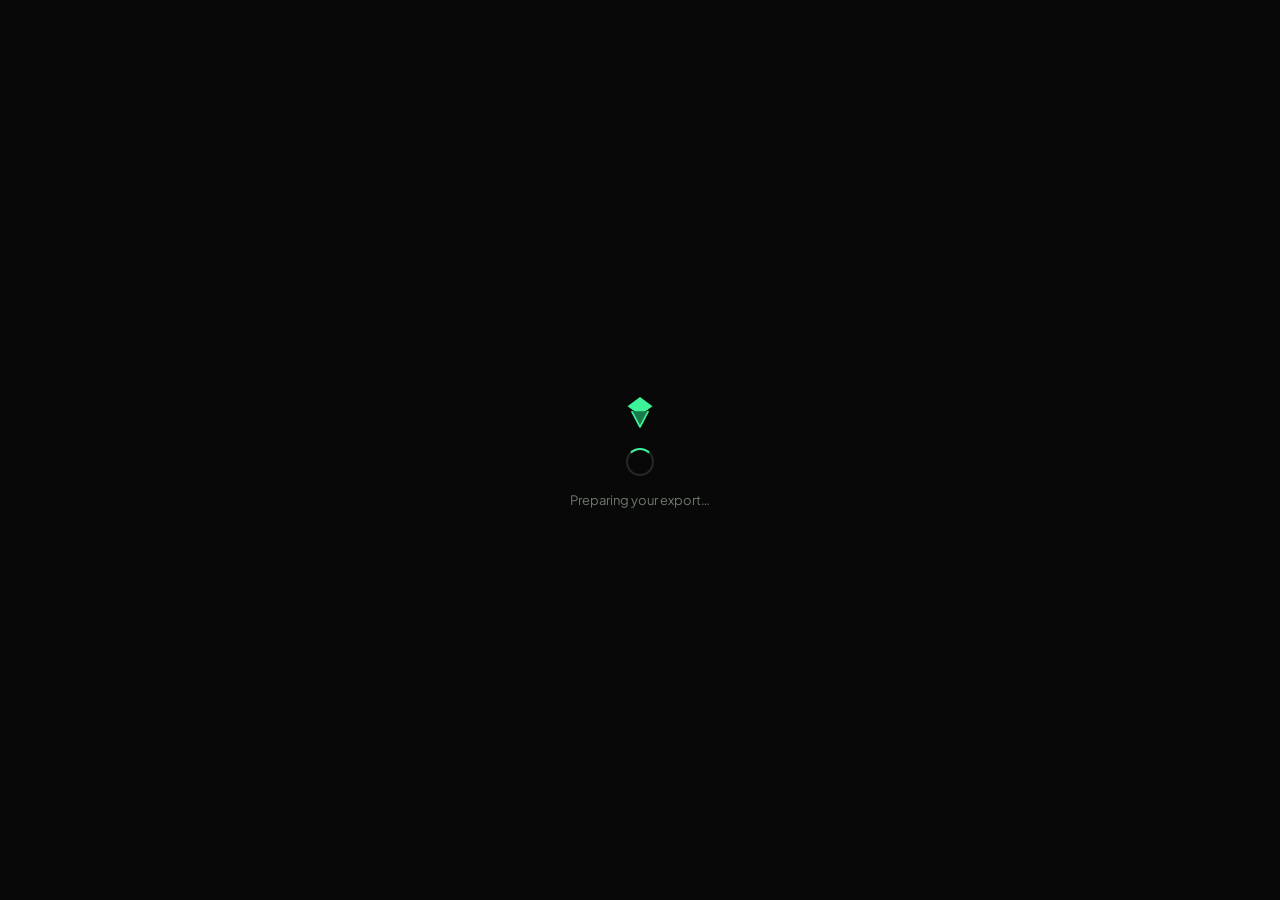
<file: preview/preview.html>
<!DOCTYPE html>
<html lang="en">
<head>
  <meta charset="UTF-8">
  <meta name="viewport" content="width=device-width, initial-scale=1.0">
  <title>Gem Miner — Preparing Export</title>
  <link rel="preconnect" href="https://fonts.googleapis.com">
  <link href="https://fonts.googleapis.com/css2?family=Plus+Jakarta+Sans:wght@400;600&display=swap" rel="stylesheet">
  <style>
    *, *::before, *::after { box-sizing: border-box; margin: 0; padding: 0; }

    body {
      font-family: 'Plus Jakarta Sans', system-ui, sans-serif;
      background: #070807;
      color: #6b7a6b;
      min-height: 100vh;
      display: flex;
      align-items: center;
      justify-content: center;
      font-size: 13px;
    }

    .loader {
      display: flex;
      flex-direction: column;
      align-items: center;
      gap: 16px;
      text-align: center;
    }

    .gem {
      animation: pulse 1.4s ease-in-out infinite;
    }

    @keyframes pulse {
      0%, 100% { opacity: 1;   transform: scale(1); }
      50%       { opacity: 0.6; transform: scale(0.93); }
    }

    .spinner {
      width: 28px;
      height: 28px;
      border: 2px solid #252825;
      border-top-color: #3DF49A;
      border-radius: 50%;
      animation: spin 0.7s linear infinite;
    }

    @keyframes spin { to { transform: rotate(360deg); } }

    .err {
      color: #f45555;
      max-width: 300px;
      line-height: 1.6;
    }

    .err a {
      color: #3DF49A;
      text-decoration: underline;
      cursor: pointer;
    }
  </style>
</head>
<body>
  <div class="loader" id="loader">
    <!-- Gem icon -->
    <svg class="gem" width="40" height="40" viewBox="0 0 24 24" fill="none">
      <path d="M12 3L4.5 8.5L12 14L19.5 8.5L12 3Z" fill="#3DF49A"/>
      <path d="M7 11.5L12 21L17 11.5" fill="#1a7a4a"/>
      <path d="M7 11.5L12 21L17 11.5" stroke="#3DF49A" stroke-width="1" stroke-linejoin="round"/>
    </svg>
    <div class="spinner"></div>
    <span>Preparing your export&hellip;</span>
  </div>

  <script src="preview.js"></script>
</body>
</html>
</file>
